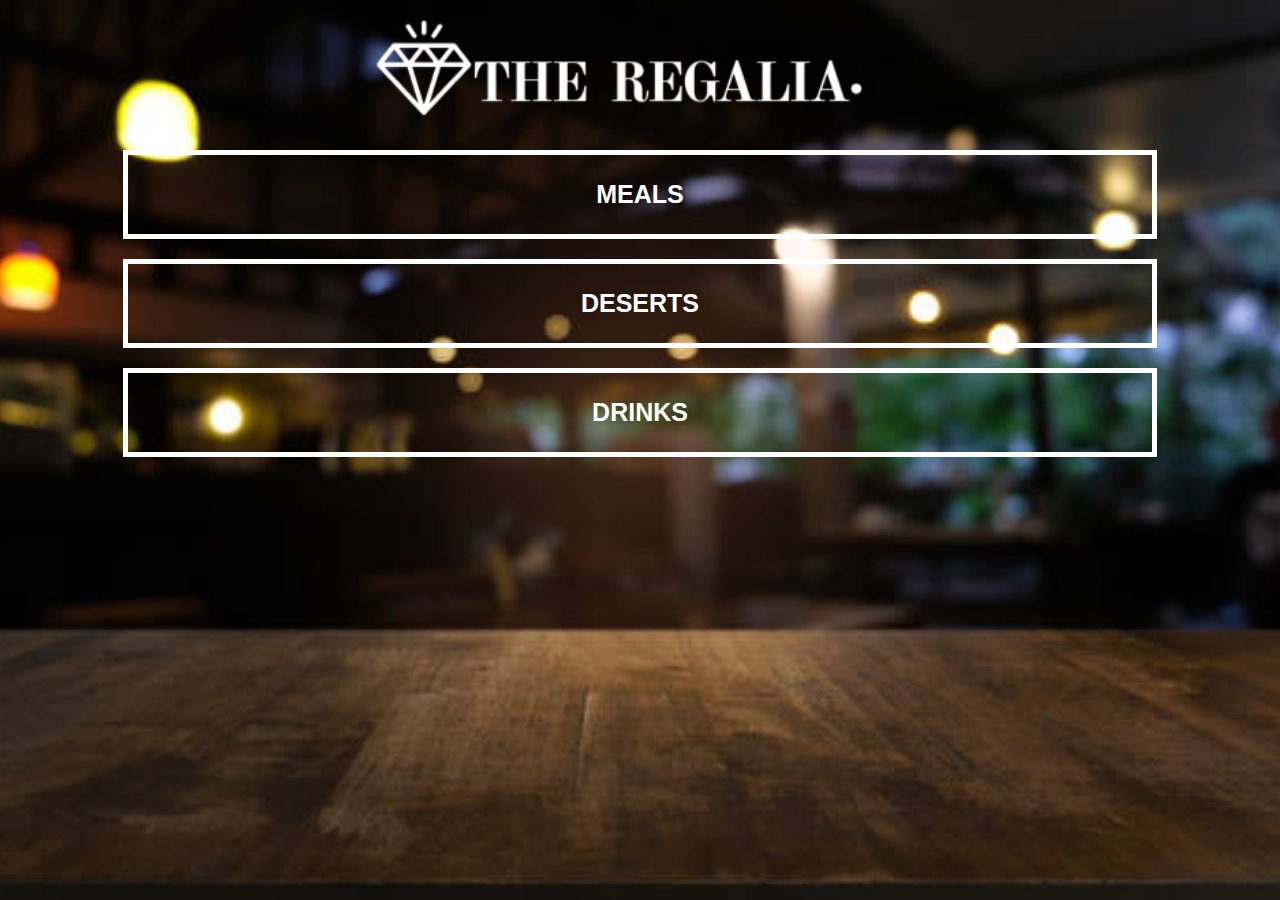
<file: index.html>
<!DOCTYPE HTML!>
<html>
    <head>
        <title>My Restaurant Menu App</title>
        <link rel="stylesheet" href="style.css">
        <link rel="stylesheet" href="fontAwesome/css/all.css">
    </head>
    
    <body class="body-home">
        <div id="home">
            
            <img src="images/restaurant%20logo.png" height="150" id="home-logo-text">
                
        <div class="home-menu">
            <a href="meals.html" class="home-menu-item">
              <p>Meals</p>
            </a>
            
            <a href="deserts.html" class="home-menu-item">
              <p>Deserts</p>
            </a>
            
            <a href="drinks.html" class="home-menu-item">
              <p>Drinks</p>
            </a>
        </div>
        </div>
    </body>
</html>
</file>
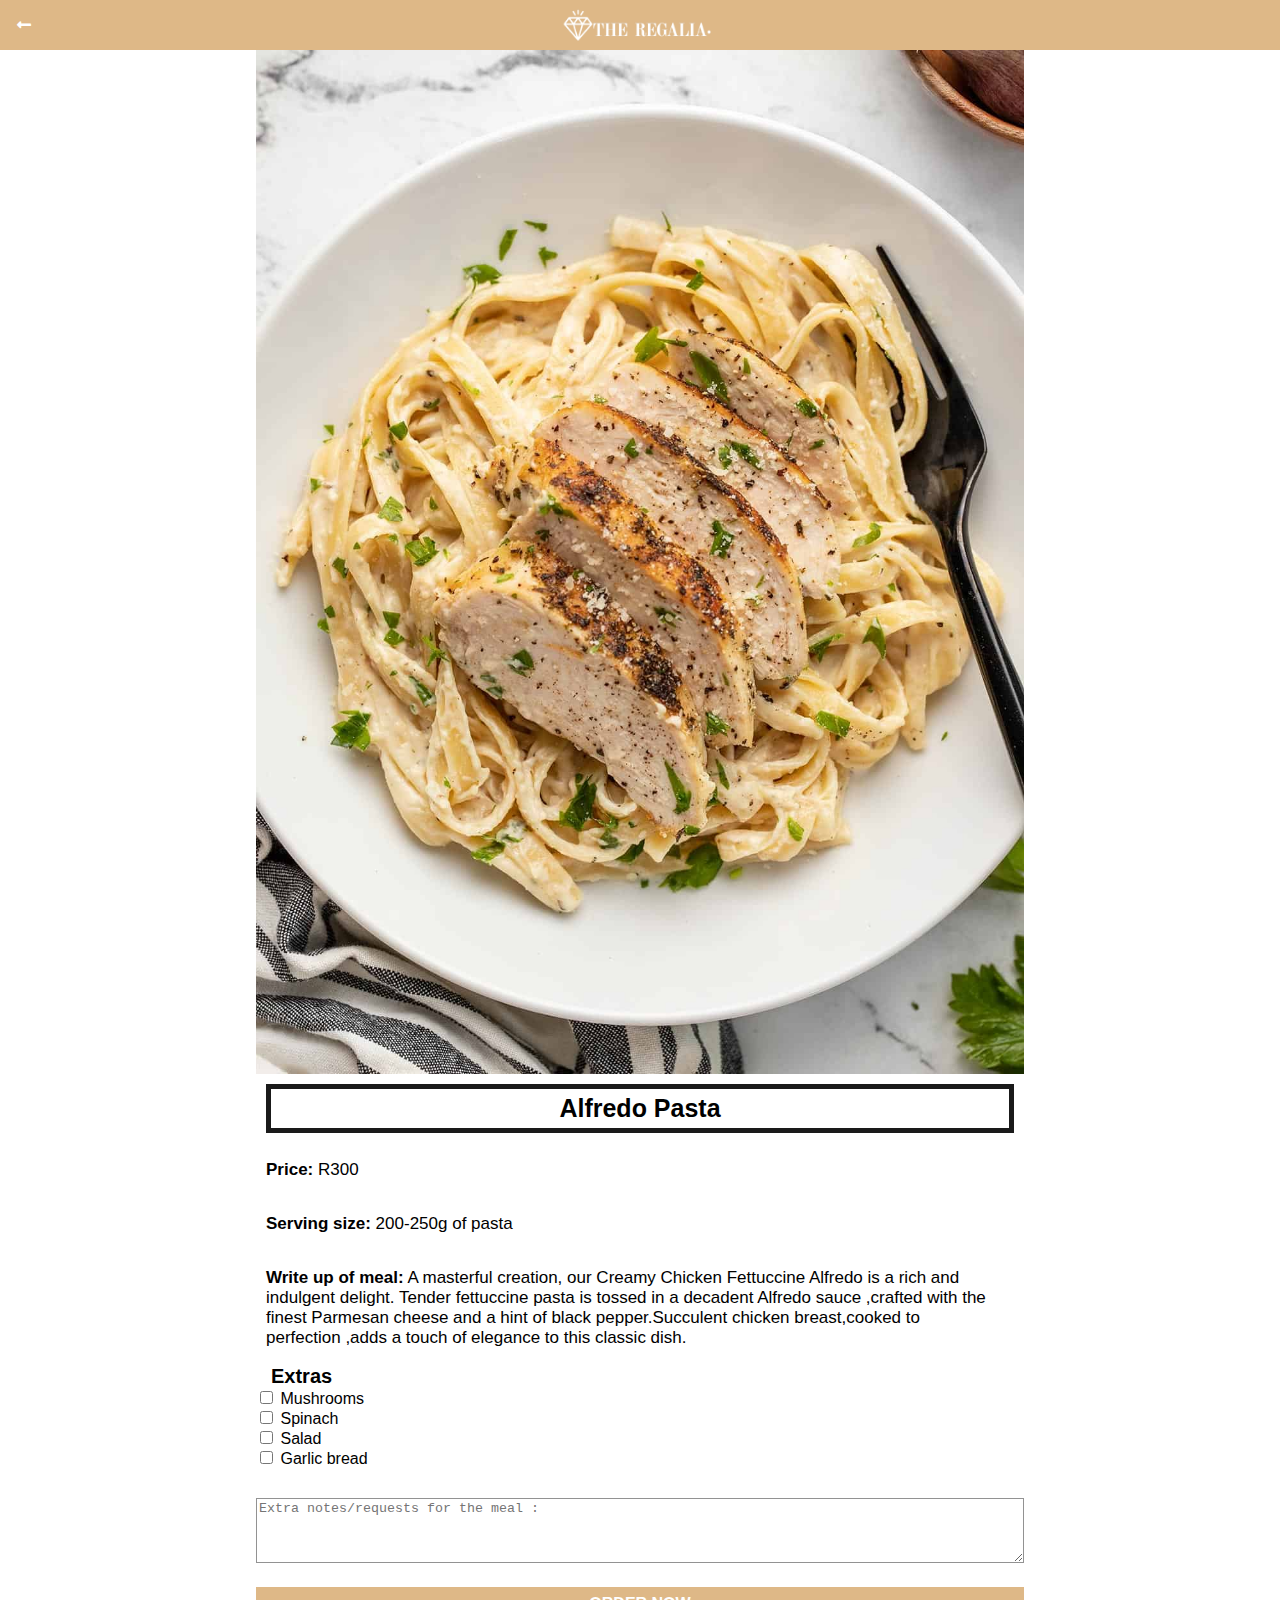
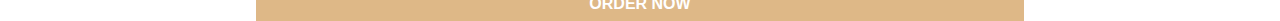
<file: alfredo pasta.html>
<!DOCTYPE HTML!>
<html>
    <head>
        <title> Restaurant menu app | Meals | Alfredo Pasta</title>
        <link rel="stylesheet" href="style.css">
        <link rel="stylesheet" href="fontAwesome/css/all.css">
    </head>
    
    <body class="body-recipes">
        
        <div class="header">
            <a href="meals.html">
                <i class="fas fa-long-arrow-alt-left"></i>
            </a>
            <img src="images/restaurant%20logo.png"style="padding-right: 25px;width: 163px;height: 49px;">
        </div>
        <div id="meals">
            
        <div class="meal-info">
            <img src="images/Chicken%20Alfredo.jpg">
            
            <h1>Alfredo Pasta</h1>
            
            <div class="meal-details-info">
                <p><b>Price: </b>R300</p>
                <br/>
                <p><b>Serving size: </b> 200-250g of pasta</p>
        
                <p><b>Write up of meal:</b> A masterful creation, our Creamy Chicken Fettuccine Alfredo is a rich and indulgent delight. Tender fettuccine pasta is tossed in a decadent Alfredo sauce ,crafted with the finest Parmesan cheese and a hint of black pepper.Succulent chicken breast,cooked to perfection ,adds a touch of elegance to this classic dish.</p>
            </div>
            
            <div class="meal-details-extras">
                <h2>Extras</h2>
                
                <input id="check-01" type="checkbox">
                <label for="check-01">Mushrooms</label>
                <br/>
                <input id="check-02" type="checkbox">
                <label for="check-02">Spinach</label>
                <br/>
                <input id="check-03" type="checkbox">
                <label for="check-03">Salad</label>
                <br/>
                <input id="check-04" type="checkbox">
                <label for="check-04">Garlic bread</label>
            </div>
             <br/>
            <textarea placeholder="Extra notes/requests for the meal :"></textarea>
            <a class="button" href="meal%20ordered.html">ORDER NOW</a>
        </div>   
        </div>
    </body>
</html>
</file>
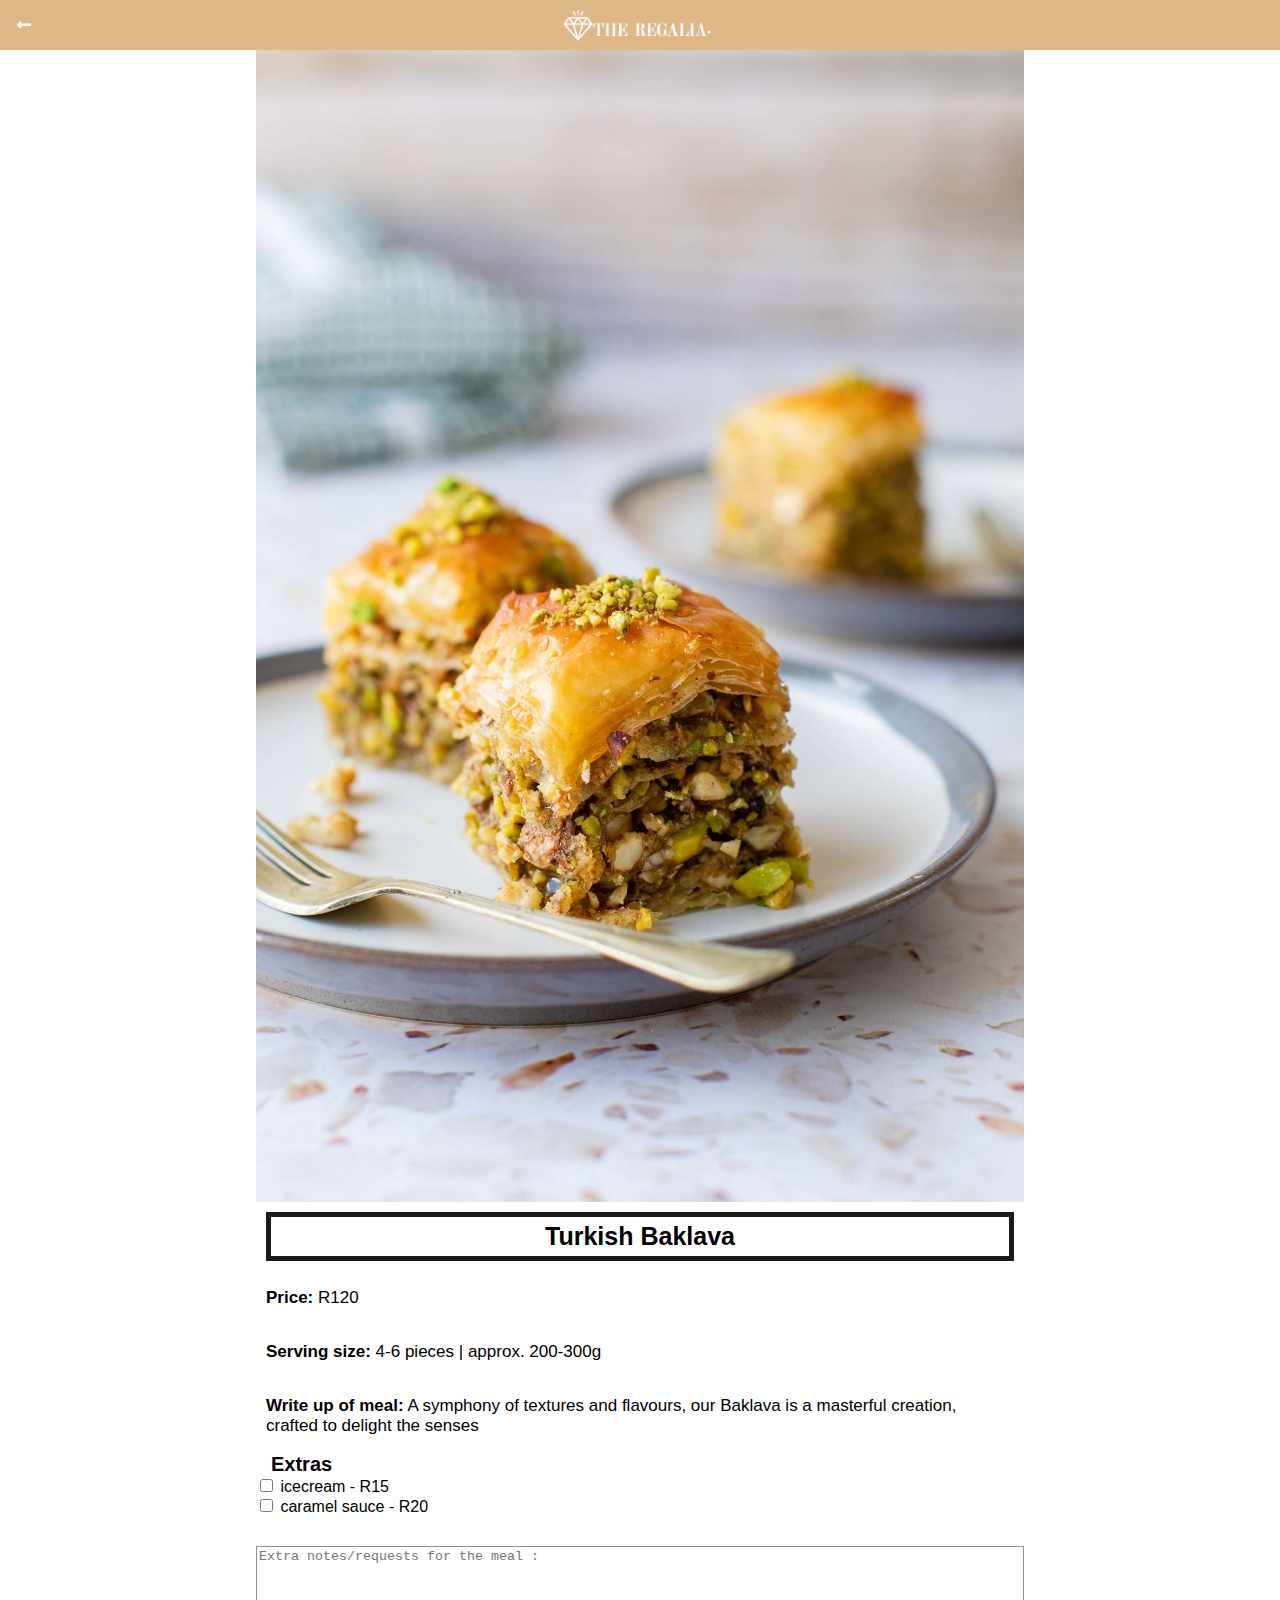
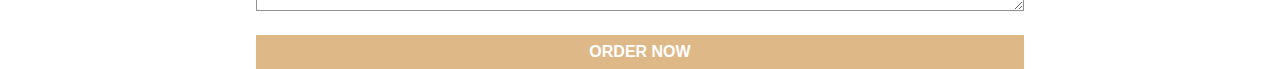
<file: baklava.html>
<!DOCTYPE HTML!>
<html>
    <head>
        <title> Restaurant menu app | Deserts | Baklava</title>
        <link rel="stylesheet" href="style.css">
        <link rel="stylesheet" href="fontAwesome/css/all.css">
    </head>
    
    <body class="body-recipes">
        
        <div class="header">
            <a href="deserts.html">
                <i class="fas fa-long-arrow-alt-left"></i>
            </a>
            <img src="images/restaurant%20logo.png"style="padding-right: 25px;width: 163px;height: 49px;">
        </div>
        <div id="meals">
            
        <div class="meal-info">
            <img src="images/Baklava.jpg">
            
            <h1>Turkish Baklava</h1>
            
            <div class="meal-details-info">
                <p><b>Price: </b>R120</p>
                <br/>
                <p><b>Serving size: </b> 4-6 pieces | approx. 200-300g </p>
                <br/>
                <p><b>Write up of meal:</b> A symphony of textures and flavours, our Baklava is a masterful creation, crafted to delight the senses</p>
            </div>
            
            <div class="meal-details-extras">
                <h2>Extras</h2>
                
                <input id="check-01" type="checkbox">
                <label for="check-01">icecream - R15</label>
                <br/>
                <input id="check-02" type="checkbox">
                <label for="check-02">caramel sauce - R20</label>
            </div>
             <br/>
            <textarea placeholder="Extra notes/requests for the meal :"></textarea>
            <a class="button" href="meal%20ordered.html">ORDER NOW</a>
        </div>   
        </div>
    </body>
</html>
</file>
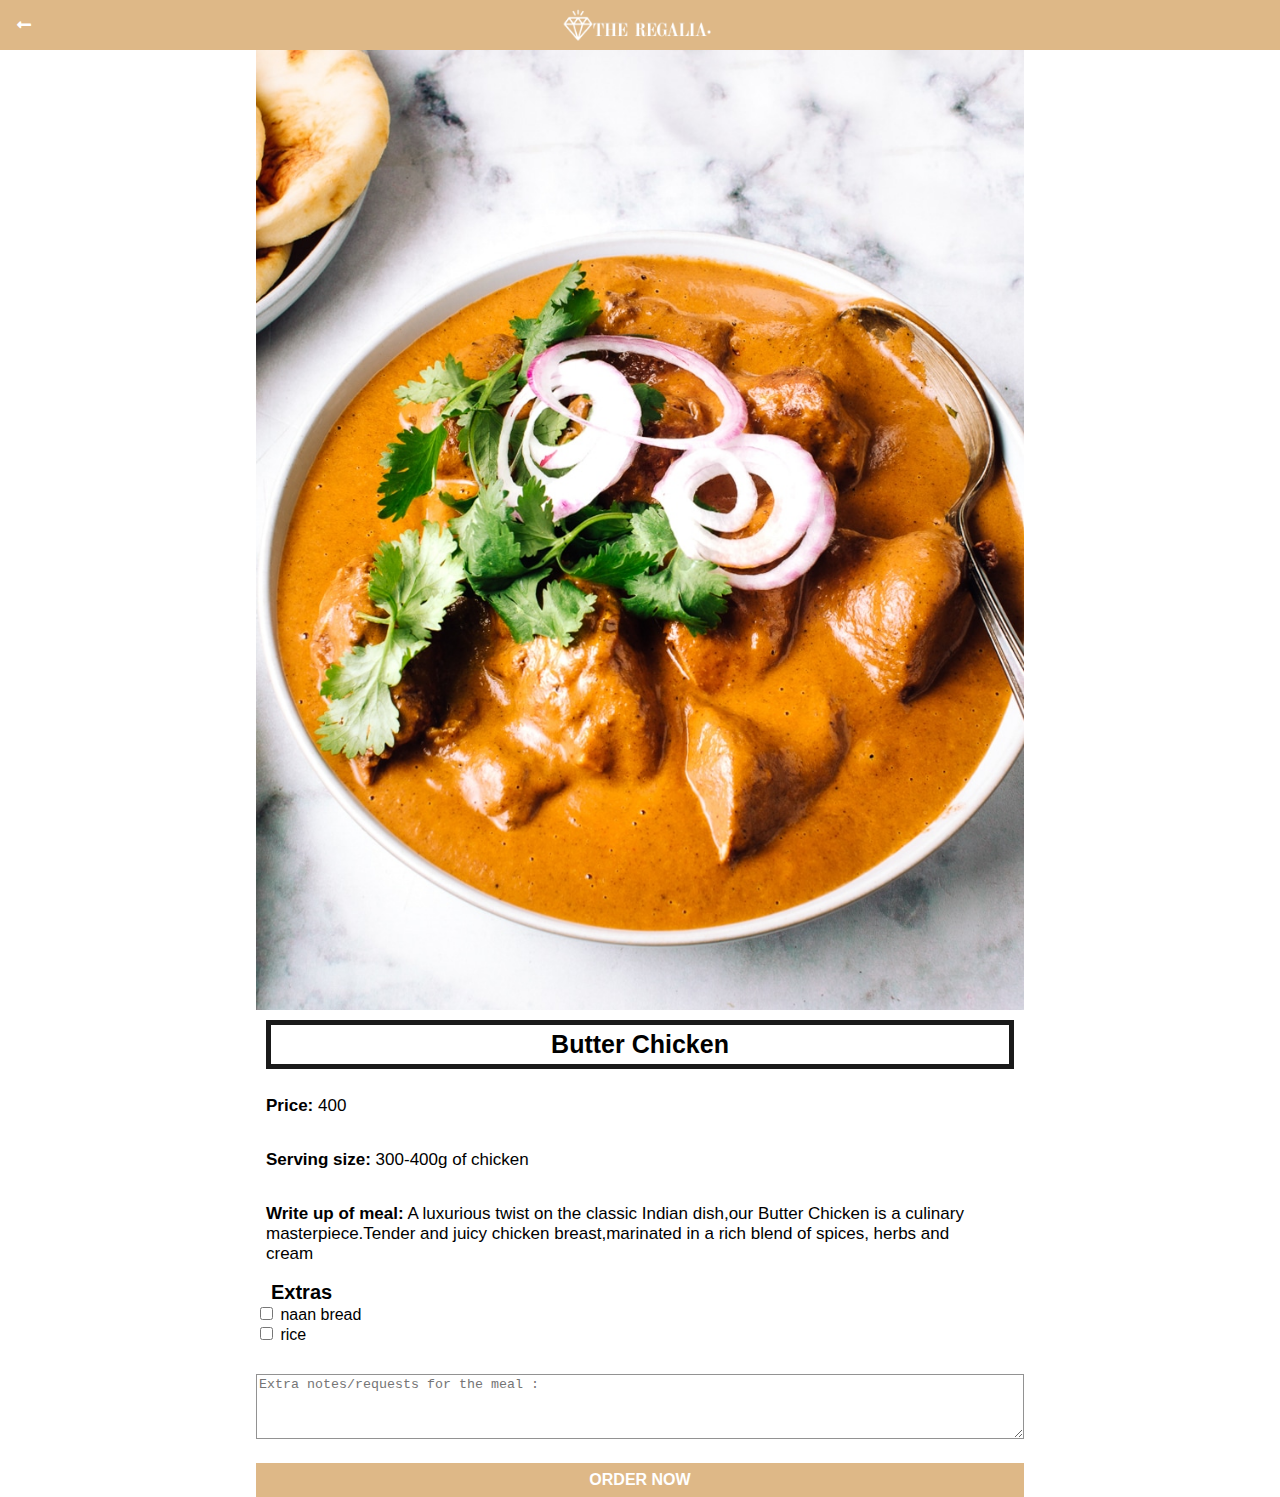
<file: butter chicken.html>
<!DOCTYPE HTML!>
<html>
    <head>
        <title> Restaurant menu app | Meals | Butter Chicken</title>
        <link rel="stylesheet" href="style.css">
        <link rel="stylesheet" href="fontAwesome/css/all.css">
    </head>
    
    <body class="body-recipes">
        
        <div class="header">
            <a href="meals.html">
                <i class="fas fa-long-arrow-alt-left"></i>
            </a>
            <img src="images/restaurant%20logo.png"style="padding-right: 25px;width: 163px;height: 49px;">
        </div>
        <div id="meals">
            
        <div class="meal-info">
            <img src="images/butter%20chicken.jpg">
            
            <h1>Butter Chicken</h1>
            
            <div class="meal-details-info">
                <p><b>Price: </b>400</p>
                <br/>
                <p><b>Serving size: </b> 300-400g of chicken</p>
                <br/>
                <p><b>Write up of meal:</b> A luxurious twist on the classic Indian dish,our Butter Chicken is a culinary masterpiece.Tender and juicy chicken breast,marinated in a rich blend of spices, herbs and cream </p>
            </div>
            
            <div class="meal-details-extras">
                <h2>Extras</h2>
                
                <input id="check-01" type="checkbox">
                <label for="check-01">naan bread</label>
                <br/>
                <input id="check-02" type="checkbox">
                <label for="check-02">rice</label>
            </div>
             <br/>
            <textarea placeholder="Extra notes/requests for the meal :"></textarea>
            <a class="button" href="meal%20ordered.html">ORDER NOW</a>
        </div>   
        </div>
    </body>
</html>
</file>
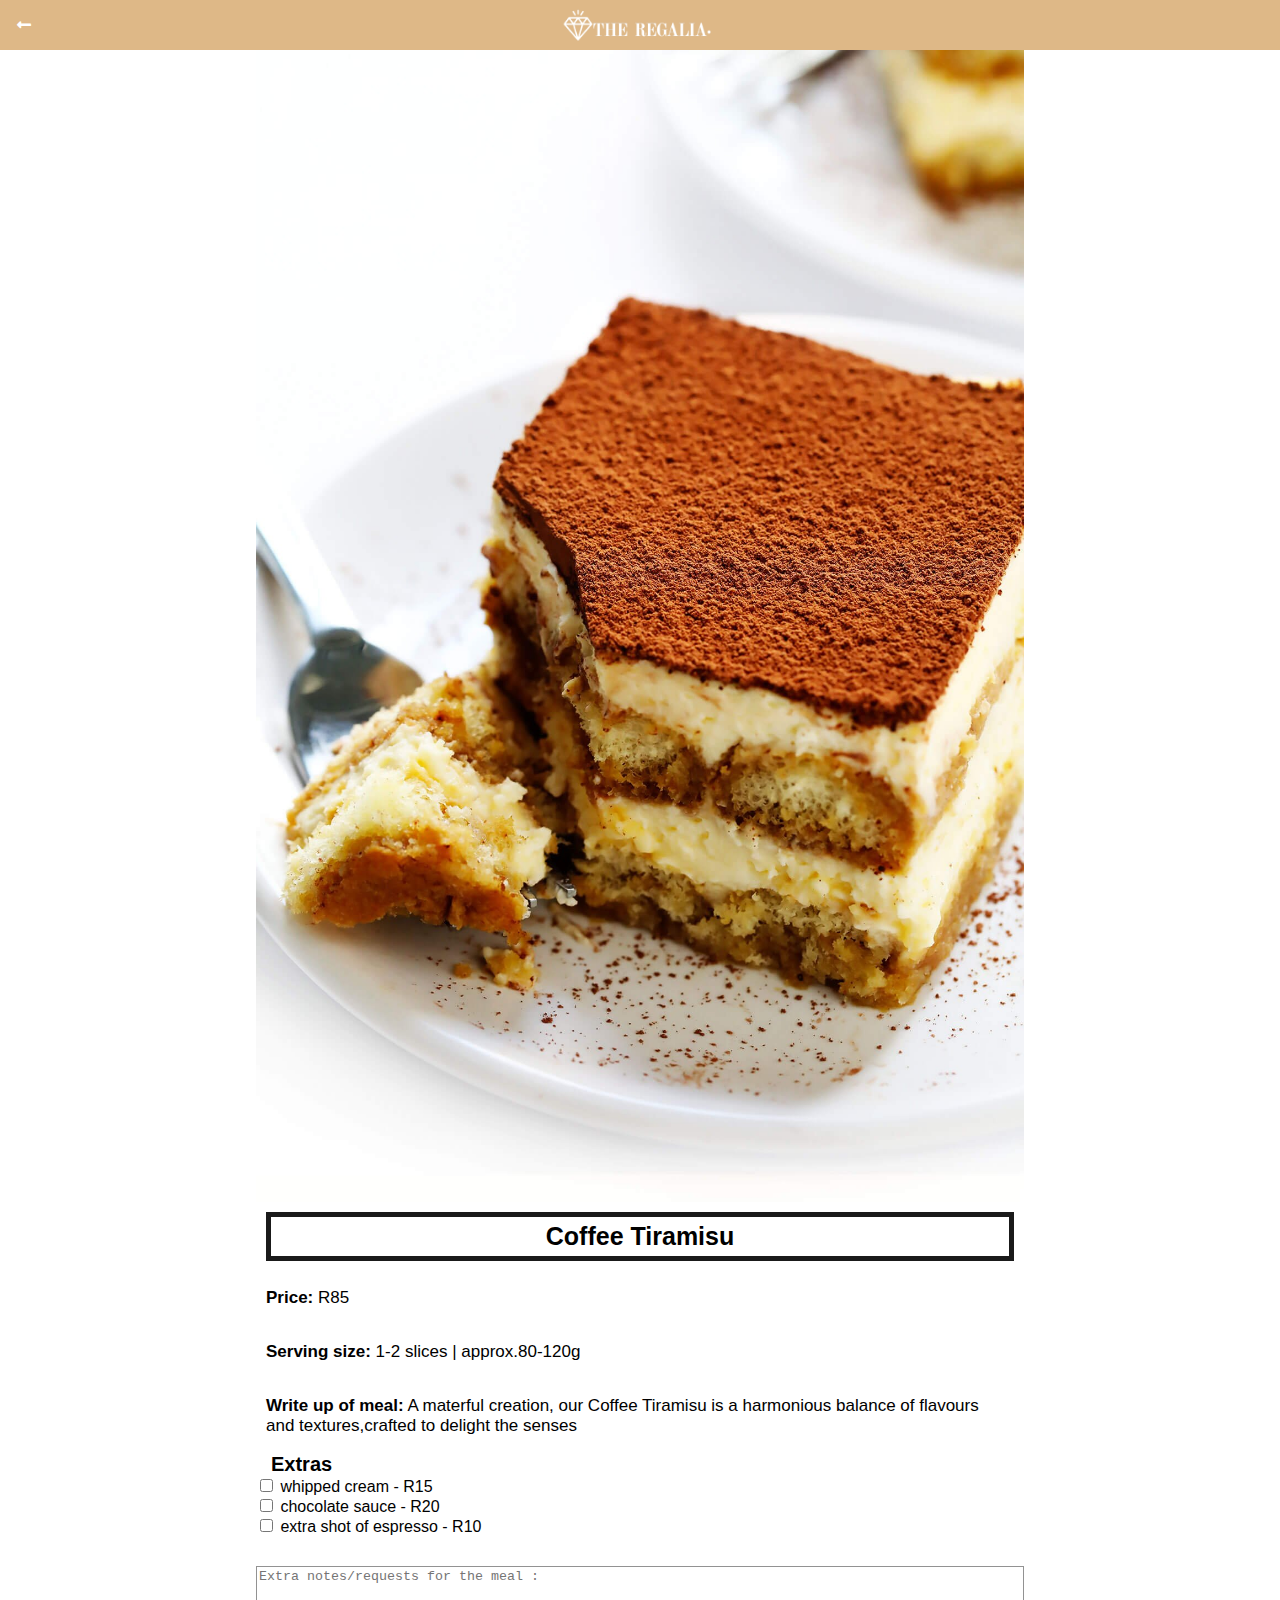
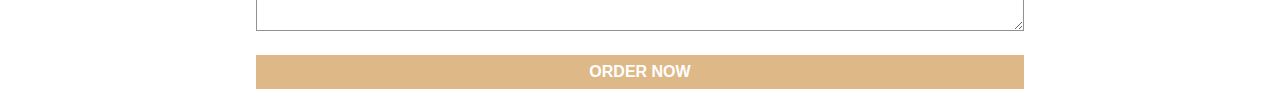
<file: coffee tiramisu.html>
<!DOCTYPE HTML!>
<html>
    <head>
        <title> Restaurant menu app | Deserts | Coffee Tiramisu</title>
        <link rel="stylesheet" href="style.css">
        <link rel="stylesheet" href="fontAwesome/css/all.css">
    </head>
    
    <body class="body-recipes">
        
        <div class="header">
            <a href="deserts.html">
                <i class="fas fa-long-arrow-alt-left"></i>
            </a>
            <img src="images/restaurant%20logo.png"style="padding-right: 25px;width: 163px;height: 49px;">
        </div>
        <div id="meals">
            
        <div class="meal-info">
            <img src="images/Tiramisu.jpg">
            
            <h1>Coffee Tiramisu</h1>
            
            <div class="meal-details-info">
                <p><b>Price: </b>R85</p>
                <br/>
                <p><b>Serving size: </b> 1-2 slices | approx.80-120g </p>
                <br/>
                <p><b>Write up of meal:</b> A materful creation, our Coffee Tiramisu is a harmonious balance of flavours and textures,crafted to delight the senses</p>
            </div>
            
            <div class="meal-details-extras">
                <h2>Extras</h2>
                
                <input id="check-01" type="checkbox">
                <label for="check-01">whipped cream - R15</label>
                <br/>
                <input id="check-02" type="checkbox">
                <label for="check-02">chocolate sauce - R20</label>
                <br/>
                <input id="check-03" type="checkbox">
                <label for="check-03">extra shot of espresso - R10</label>
            </div>
             <br/>
            <textarea placeholder="Extra notes/requests for the meal :"></textarea>
            <a class="button" href="meal%20ordered.html">ORDER NOW</a>
        </div>   
        </div>
    </body>
</html>
</file>
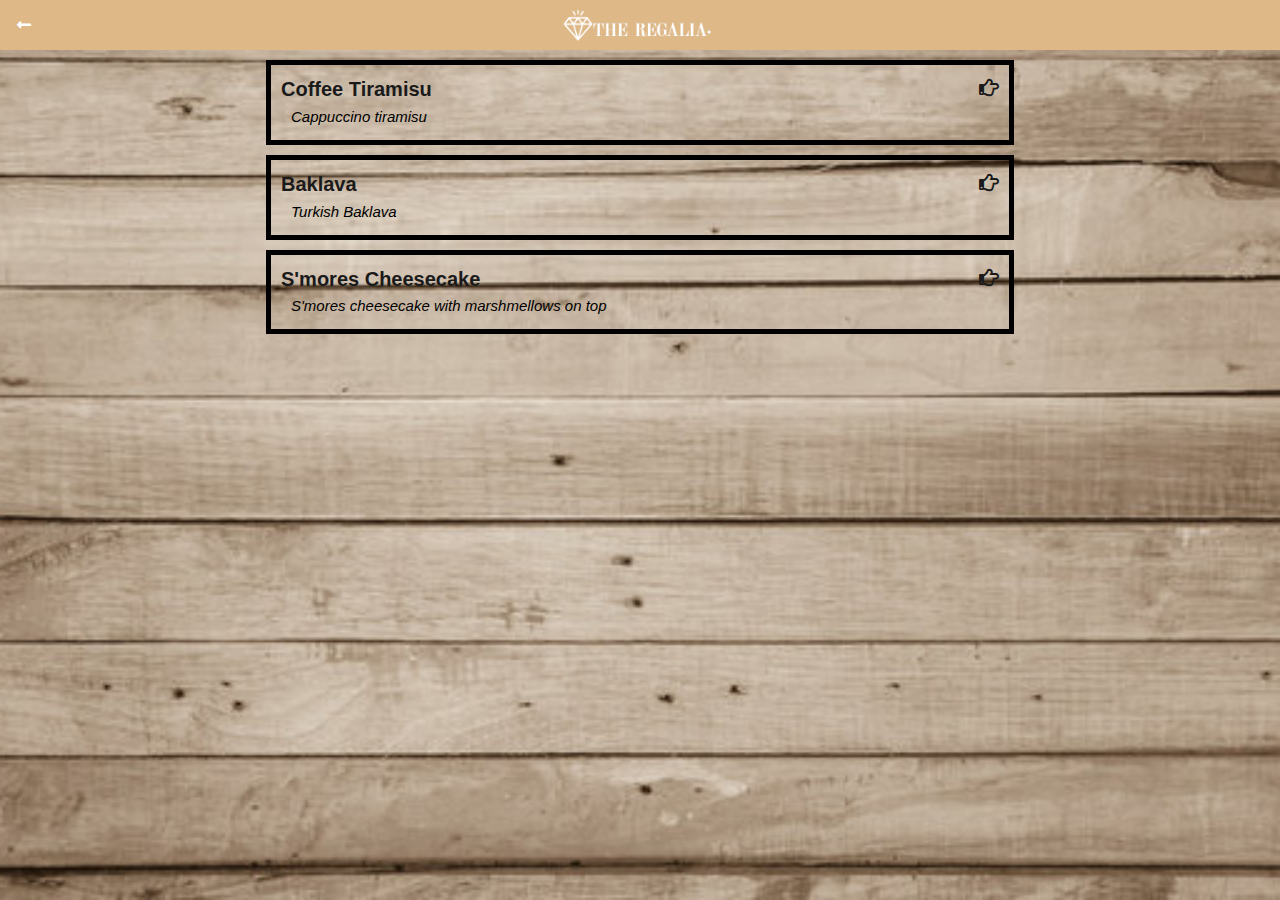
<file: deserts.html>
<!DOCTYPE HTML!>
<html>
    <head>
        <title>My Recipe Book | Deserts</title>
        <link rel="stylesheet" href="style.css">
        <link rel="stylesheet" href="fontAwesome/css/all.css">
    </head>
    
    <body class="body-meals">
        
        <div class="header">
            <a href="index.html">
                <i class="fas fa-long-arrow-alt-left"></i>
            </a>
            <img src="images/restaurant%20logo.png"style="padding-right: 25px;width: 163px;height: 49px;">
        </div>
        <div id="meals">
            
            <div class="meals-list">
                
                <a href="coffee%20tiramisu.html">
                   <div class="meals-list-item">
                        <h1>Coffee Tiramisu<i class="far fa-hand-point-right"></i></h1>
                       
                        <p>Cappuccino tiramisu</p>
                    </div></a>
                     
                      
                <div class="meals-list">
                
                <a href="baklava.html">
                   <div class="meals-list-item">
                        <h1>Baklava<i class="far fa-hand-point-right"></i></h1>
                       
                        <p>Turkish Baklava</p>
                    </div></a>
                    
                    <div class="meals-list">
                
                <a href="s'mores%20cheesecake.html">
                   <div class="meals-list-item">
                        <h1>S'mores Cheesecake<i class="far fa-hand-point-right"></i></h1>
                       
                        <p>S'mores cheesecake with marshmellows on top</p>
                    </div></a>
                </div>
            </div>
        </div>
        </div>
    </body>
</html>
</file>
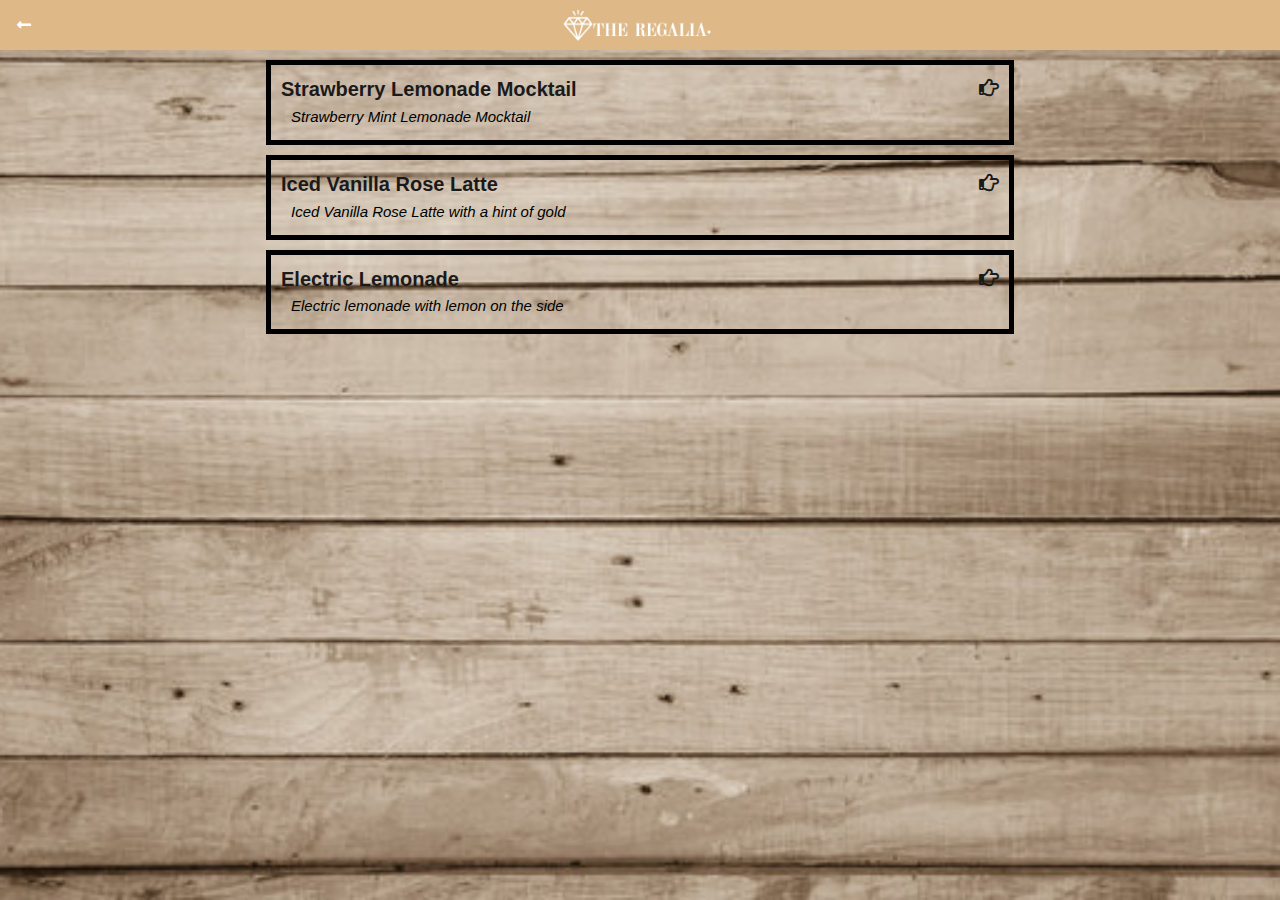
<file: drinks.html>
<!DOCTYPE HTML!>
<html>
    <head>
        <title>My Recipe Book | Drinks</title>
        <link rel="stylesheet" href="style.css">
        <link rel="stylesheet" href="fontAwesome/css/all.css">
    </head>
    
    <body class="body-meals">
        
        <div class="header">
            <a href="index.html">
                <i class="fas fa-long-arrow-alt-left"></i>
            </a>
            <img src="images/restaurant%20logo.png"style="padding-right: 25px;width: 163px;height: 49px;">
        </div>
        <div id="meals">
            
            <div class="meals-list">
                
                <a href="strawberry%20lemonade.html">
                   <div class="meals-list-item">
                        <h1>Strawberry Lemonade Mocktail<i class="far fa-hand-point-right"></i></h1>
                       
                        <p>Strawberry Mint Lemonade Mocktail</p>
                    </div></a>
                     
                      
                <div class="meals-list">
                
                <a href="vanilla%20rose%20latte.html">
                   <div class="meals-list-item">
                        <h1>Iced Vanilla Rose Latte<i class="far fa-hand-point-right"></i></h1>
                       
                        <p>Iced Vanilla Rose Latte with a hint of gold</p>
                    </div></a>
                    
                    <div class="meals-list">
                
                <a href="electric%20lemonade.html">
                   <div class="meals-list-item">
                        <h1>Electric Lemonade<i class="far fa-hand-point-right"></i></h1>
                       
                        <p>Electric lemonade with lemon on the side</p>
                    </div></a>
                </div>
            </div>
        </div>
        </div>
    </body>
</html>
</file>
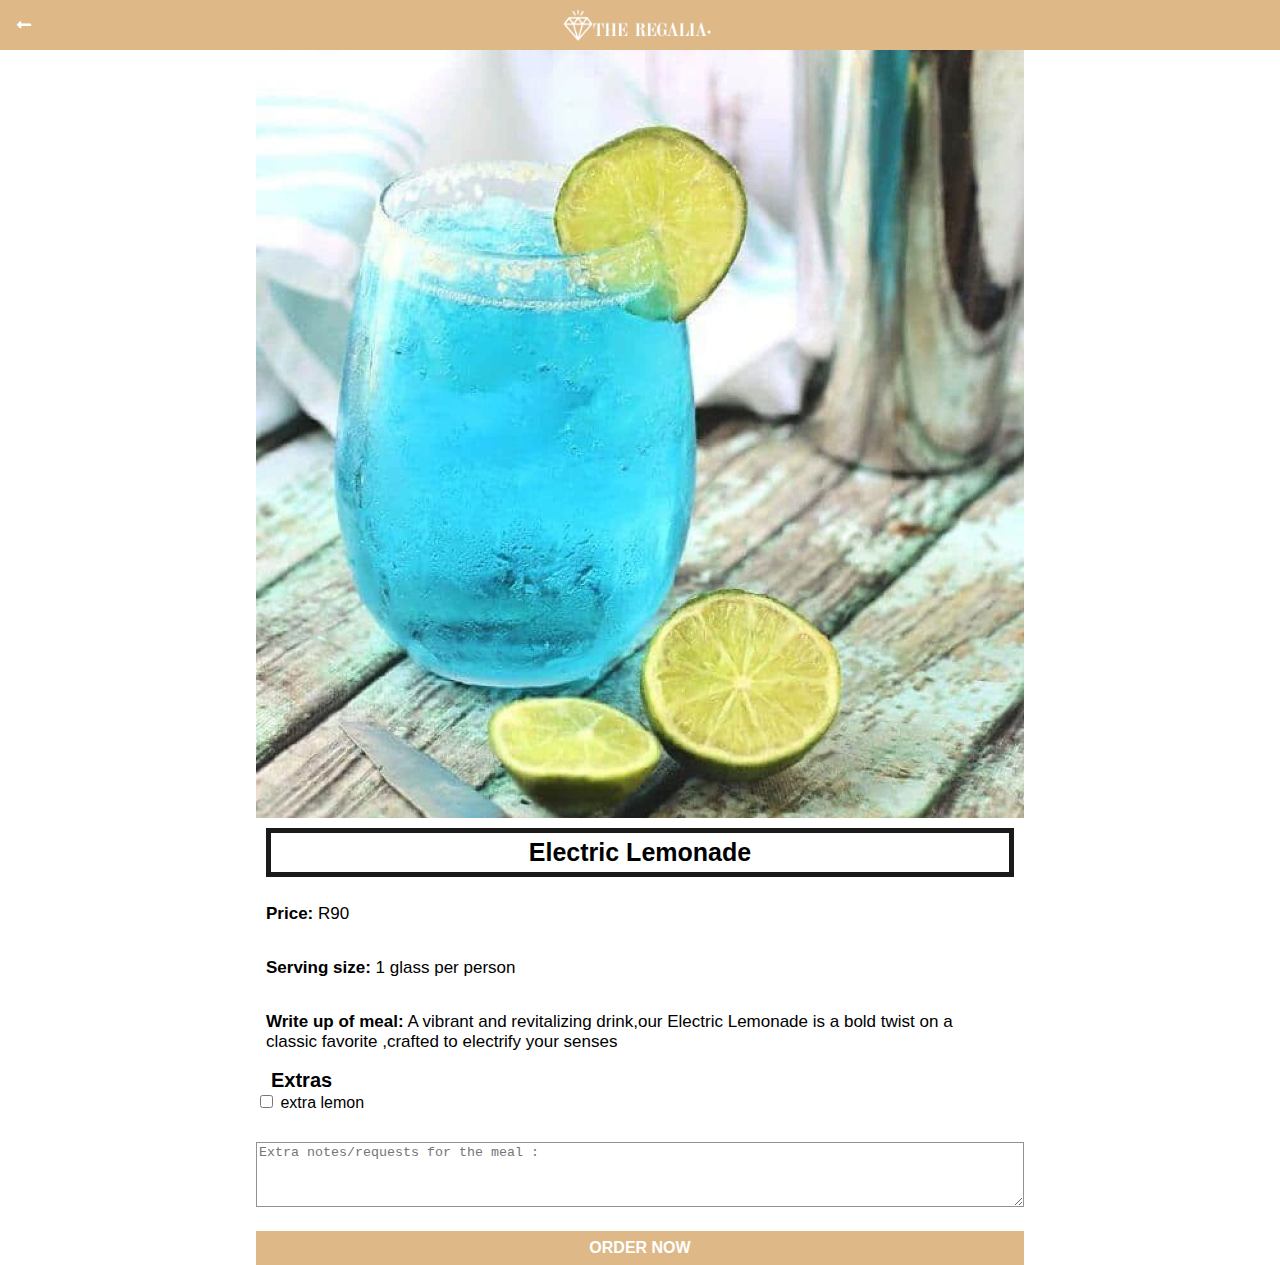
<file: electric lemonade.html>
<!DOCTYPE HTML!>
<html>
    <head>
        <title> Restaurant menu app | Drinks | Electric Lemonade </title>
        <link rel="stylesheet" href="style.css">
        <link rel="stylesheet" href="fontAwesome/css/all.css">
    </head>
    
    <body class="body-recipes">
        
        <div class="header">
            <a href="drinks.html">
                <i class="fas fa-long-arrow-alt-left"></i>
            </a>
            <img src="images/restaurant%20logo.png"style="padding-right: 25px;width: 163px;height: 49px;">
        </div>
        <div id="meals">
            
        <div class="meal-info">
            <img src="images/Electric%20Lemonade.jpg">
            
            <h1>Electric Lemonade</h1>
            
            <div class="meal-details-info">
                <p><b>Price: </b>R90</p>
                <br/>
                <p><b>Serving size: </b> 1 glass per person </p>
                <br/>
                <p><b>Write up of meal:</b> A vibrant and revitalizing drink,our Electric Lemonade is a bold twist on a classic favorite ,crafted  to electrify your senses </p>
            </div>
            
            <div class="meal-details-extras">
                <h2>Extras</h2>
                
                <input id="check-01" type="checkbox">
                <label for="check-01">extra lemon</label>

            </div>
             <br/>
            <textarea placeholder="Extra notes/requests for the meal :"></textarea>
            <a class="button" href="meal%20ordered.html">ORDER NOW</a>
        </div>   
        </div>
    </body>
</html>
</file>
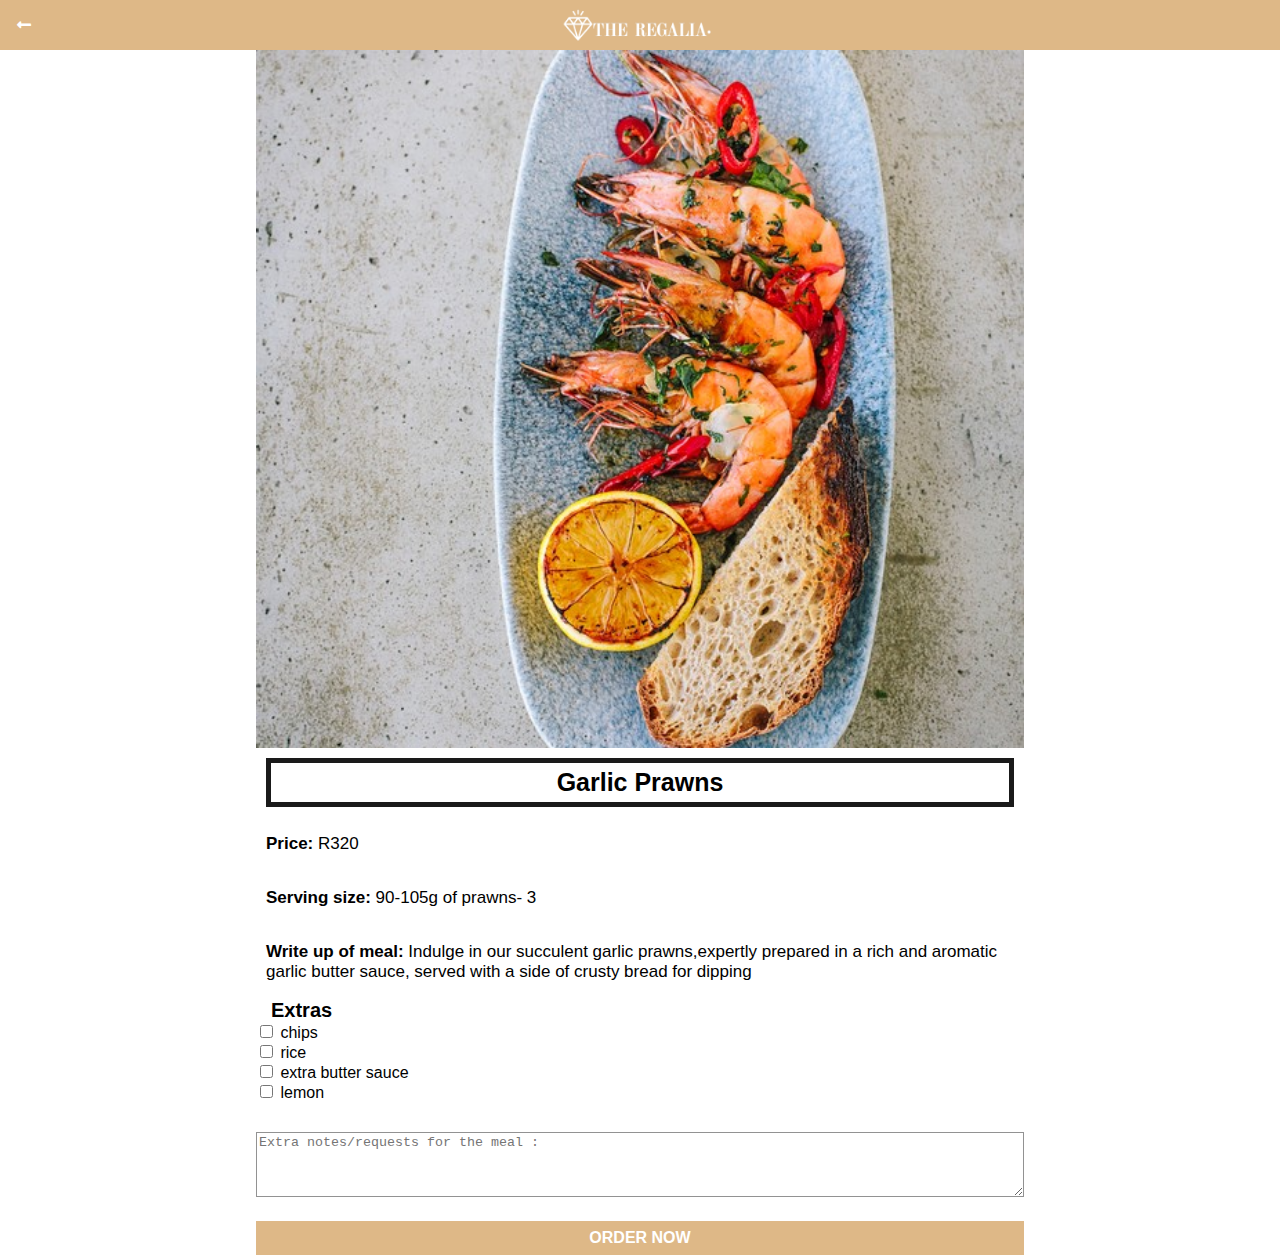
<file: garlic prawns.html>
<!DOCTYPE HTML!>
<html>
    <head>
        <title> Restaurant menu app | Meals | Garlic Prawns</title>
        <link rel="stylesheet" href="style.css">
        <link rel="stylesheet" href="fontAwesome/css/all.css">
    </head>
    
    <body class="body-recipes">
        
        <div class="header">
            <a href="meals.html">
                <i class="fas fa-long-arrow-alt-left"></i>
            </a>
            <img src="images/restaurant%20logo.png"style="padding-right: 25px;width: 163px;height: 49px;">
        </div>
        <div id="meals">
            
        <div class="meal-info">
            <img src="images/garlic%20prawns.jpg">
            
            <h1>Garlic Prawns</h1>
            
            <div class="meal-details-info">
                <p><b>Price: </b>R320</p>
                <br/>
                <p><b>Serving size: </b> 90-105g of prawns- 3</p>
                <br/>
                <p><b>Write up of meal:</b> Indulge in our succulent garlic prawns,expertly prepared in a rich and aromatic garlic butter sauce, served with a side of crusty bread for dipping</p>
            </div>
            
            <div class="meal-details-extras">
                <h2>Extras</h2>
                
                <input id="check-01" type="checkbox">
                <label for="check-01">chips</label>
                <br/>
                <input id="check-02" type="checkbox">
                <label for="check-02">rice</label>
                <br/>
                <input id="check-03" type="checkbox">
                <label for="check-03">extra butter sauce</label>
                <br/>
                <input id="check-04" type="checkbox">
                <label for="check-04">lemon</label>
            </div>
             <br/>
            <textarea placeholder="Extra notes/requests for the meal :"></textarea>
            <a class="button" href="meal%20ordered.html">ORDER NOW</a>
        </div>   
        </div>
    </body>
</html>
</file>
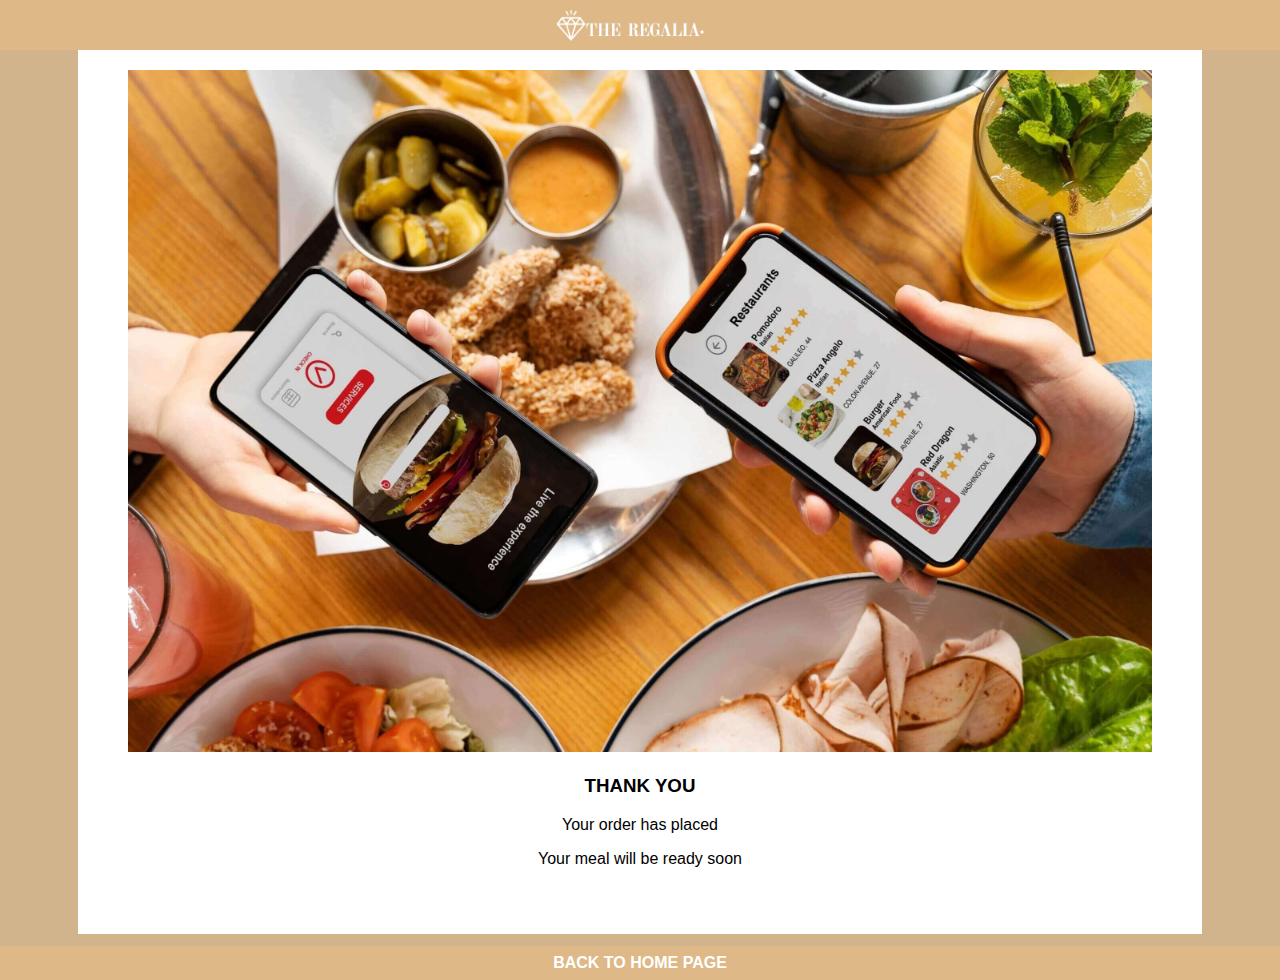
<file: meal ordered.html>
<!DOCTYPE html>
<html>
      <head>
            <link rel="stylesheet" href="style.css">
      </head>
      <body>
          <body style="background-color: tan"/>

          <div class="header">
            <a href="meals.html">
                <i class="fas fa-long-arrow-alt-left"></i>
            </a>
            <img src="images/restaurant%20logo.png"style="padding-right: 25px;width: 163px;height: 49px;">
          </div>   
          <div id="main">
            <div id="content">
              <div id="info-box-full">
                <img src="images/food%20ordered.jpg" width="100%"/>
                  <center><h3>THANK YOU</h3>
               <p>Your order has placed</p>
                      <p>Your meal will be ready soon</p></center>
              </div>
            </div>
          </div>
              <a class="button" href="index.html">BACK TO HOME PAGE</a>
      </body>
</html>
</file>
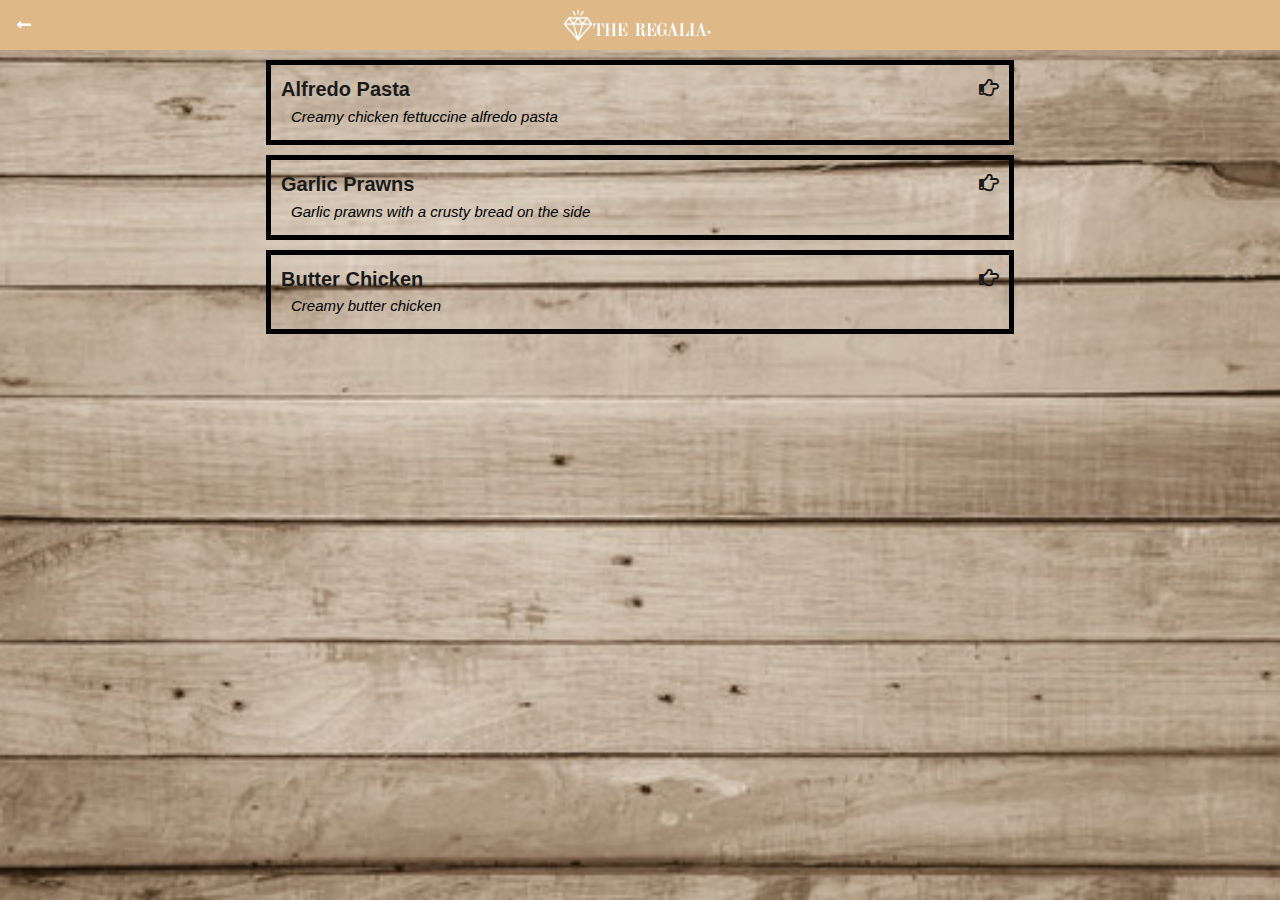
<file: meals.html>
<!DOCTYPE HTML!>
<html>
    <head>
        <title>  Restaurant menu app | Meals</title>
        <link rel="stylesheet" href="style.css">
        <link rel="stylesheet" href="fontAwesome/css/all.css">
    </head>
    
    <body class="body-meals">
        
        <div class="header">
            <a href="index.html">
                <i class="fas fa-long-arrow-alt-left"></i>
            </a>
            <img src="images/restaurant%20logo.png"style="padding-right: 25px;width: 163px;height: 49px;">
        </div>
        <div id="meals">
            
            <div class="meals-list">
                
                <a href="alfredo%20pasta.html">
                   <div class="meals-list-item">
                        <h1>Alfredo Pasta<i class="far fa-hand-point-right"></i></h1>
                       
                        <p>Creamy chicken fettuccine alfredo pasta</p>
                    </div></a>
                     
                      
                <div class="meals-list">
                
                <a href="garlic%20prawns.html">
                   <div class="meals-list-item">
                        <h1>Garlic Prawns<i class="far fa-hand-point-right"></i></h1>
                       
                        <p>Garlic prawns with a crusty bread on the side</p>
                    </div></a>
                    
                    <div class="meals-list">
                
                <a href="butter%20chicken.html">
                   <div class="meals-list-item">
                        <h1>Butter Chicken<i class="far fa-hand-point-right"></i></h1>
                       
                        <p>Creamy butter chicken</p>
                    </div></a>
                </div>
            </div>
        </div>
        </div>
    </body>
</html>
</file>
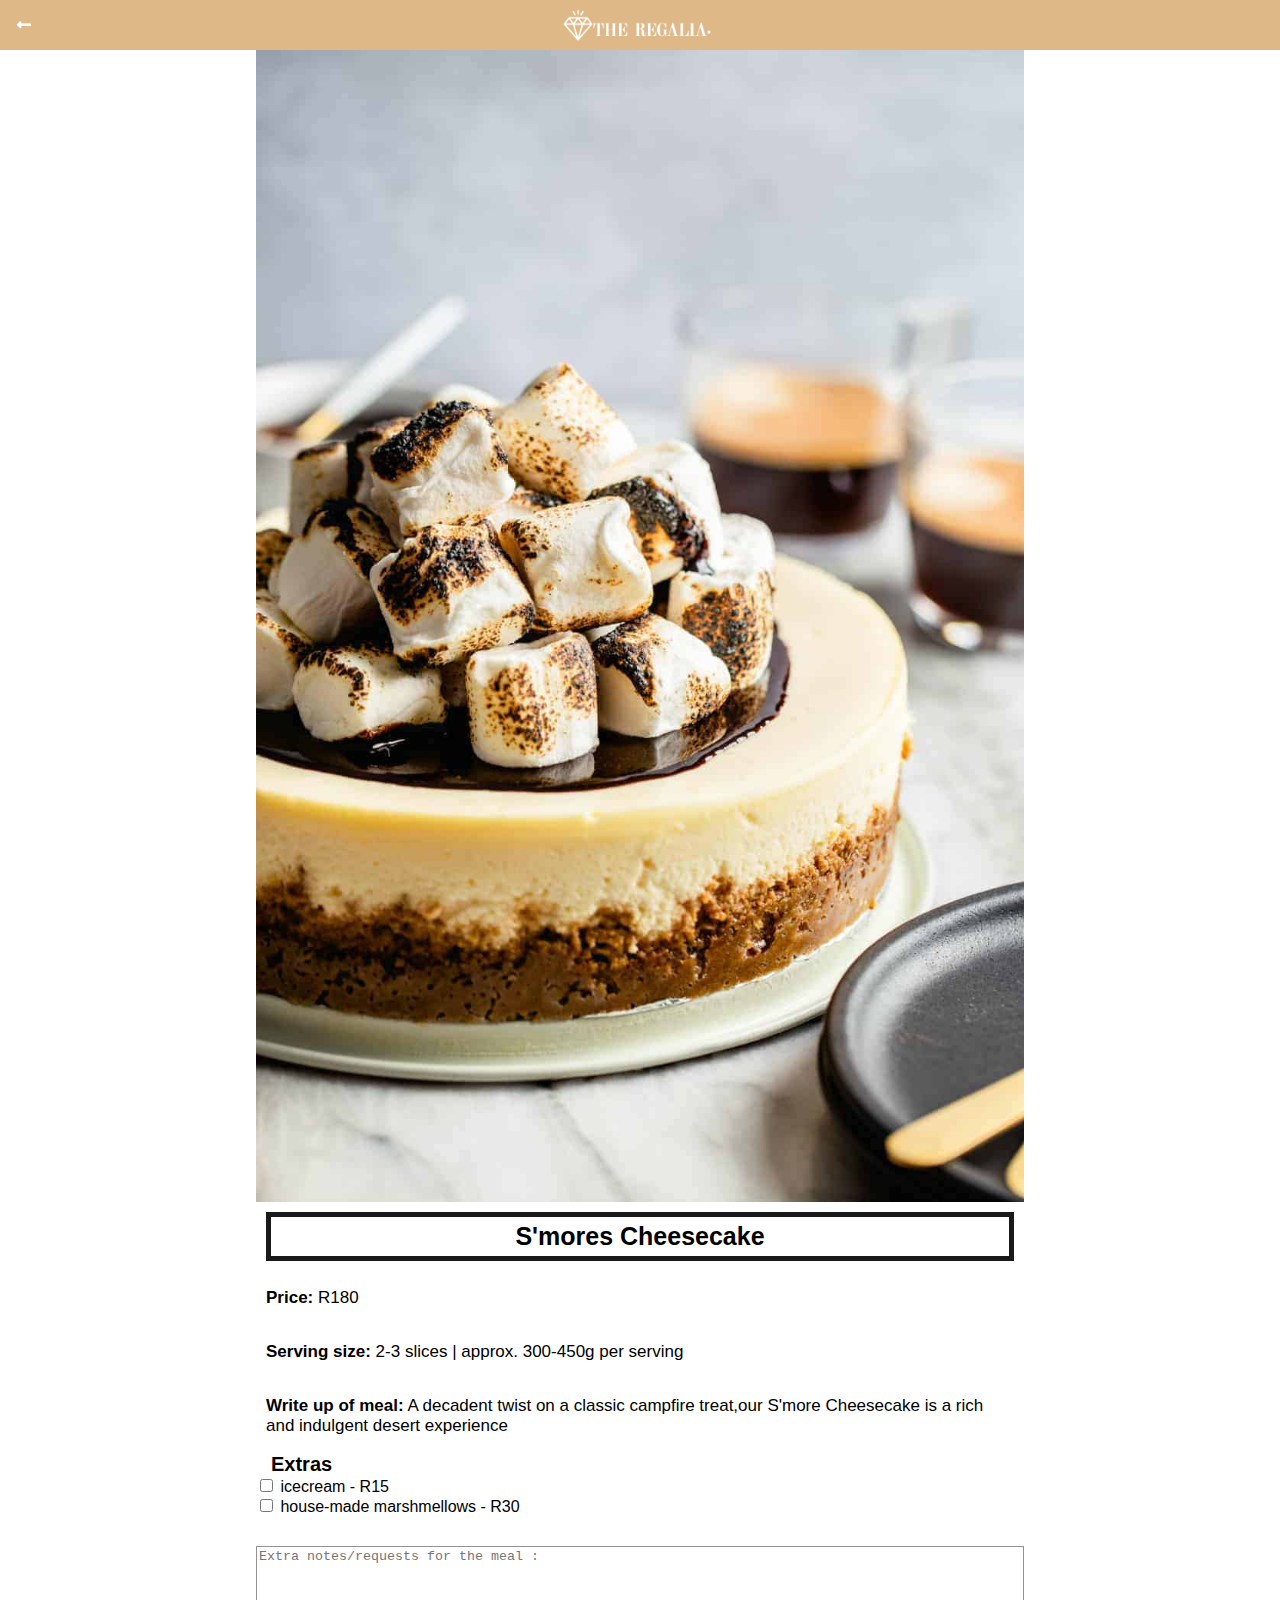
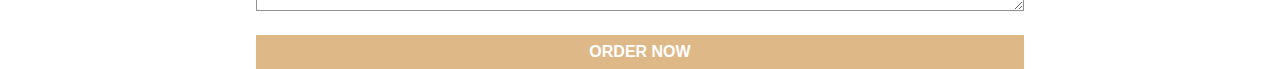
<file: s'mores cheesecake.html>
<!DOCTYPE HTML!>
<html>
    <head>
        <title> Restaurant menu app | Deserts | S'mores Cheesecake</title>
        <link rel="stylesheet" href="style.css">
        <link rel="stylesheet" href="fontAwesome/css/all.css">
    </head>
    
    <body class="body-recipes">
        
        <div class="header">
            <a href="deserts.html">
                <i class="fas fa-long-arrow-alt-left"></i>
            </a>
            <img src="images/restaurant%20logo.png"style="padding-right: 25px;width: 163px;height: 49px;">
        </div>
        <div id="meals">
            
        <div class="meal-info">
            <img src="images/Smores%20Cheesecake.jpg">
            
            <h1>S'mores Cheesecake</h1>
            
            <div class="meal-details-info">
                <p><b>Price: </b>R180</p>
                <br/>
                <p><b>Serving size: </b> 2-3 slices | approx. 300-450g per serving </p>
                <br/>
                <p><b>Write up of meal:</b> A decadent twist on a classic campfire treat,our S'more Cheesecake is a rich and indulgent desert experience</p>
            </div>
            
            <div class="meal-details-extras">
                <h2>Extras</h2>
                
                <input id="check-01" type="checkbox">
                <label for="check-01">icecream - R15</label>
                <br/>
                <input id="check-02" type="checkbox">
                <label for="check-02">house-made marshmellows - R30</label>
            </div>
             <br/>
            <textarea placeholder="Extra notes/requests for the meal :"></textarea>
            <a class="button" href="meal%20ordered.html">ORDER NOW</a>
        </div>   
        </div>
    </body>
</html>
</file>
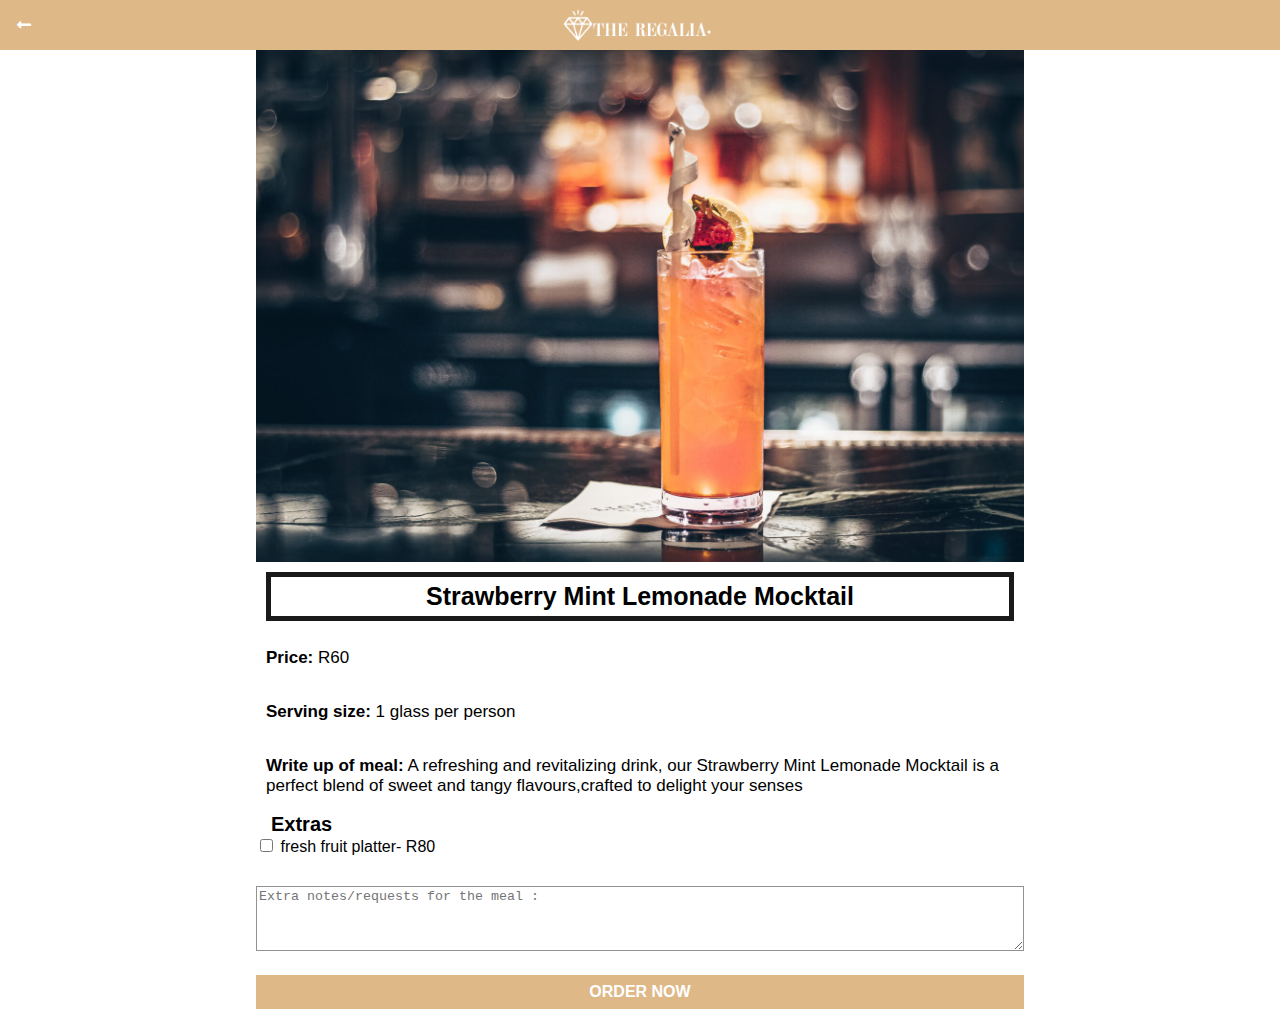
<file: strawberry lemonade.html>
<!DOCTYPE HTML!>
<html>
    <head>
        <title> Restaurant menu app | Drinks | Strawberry Lemonade </title>
        <link rel="stylesheet" href="style.css">
        <link rel="stylesheet" href="fontAwesome/css/all.css">
    </head>
    
    <body class="body-recipes">
        
        <div class="header">
            <a href="drinks.html">
                <i class="fas fa-long-arrow-alt-left"></i>
            </a>
            <img src="images/restaurant%20logo.png"style="padding-right: 25px;width: 163px;height: 49px;">
        </div>
        <div id="meals">
            
        <div class="meal-info">
            <img src="images/Strawberry%20Lemonade.jpg">
            
            <h1>Strawberry Mint Lemonade Mocktail</h1>
            
            <div class="meal-details-info">
                <p><b>Price: </b>R60</p>
                <br/>
                <p><b>Serving size: </b> 1 glass per person </p>
                <br/>
                <p><b>Write up of meal:</b> A refreshing and revitalizing drink, our Strawberry Mint Lemonade Mocktail is a perfect blend of sweet and tangy flavours,crafted to delight your senses </p>
            </div>
            
            <div class="meal-details-extras">
                <h2>Extras</h2>
                
                <input id="check-01" type="checkbox">
                <label for="check-01">fresh fruit platter- R80</label>

            </div>
             <br/>
            <textarea placeholder="Extra notes/requests for the meal :"></textarea>
            <a class="button" href="meal%20ordered.html">ORDER NOW</a>
        </div>   
        </div>
    </body>
</html>
</file>
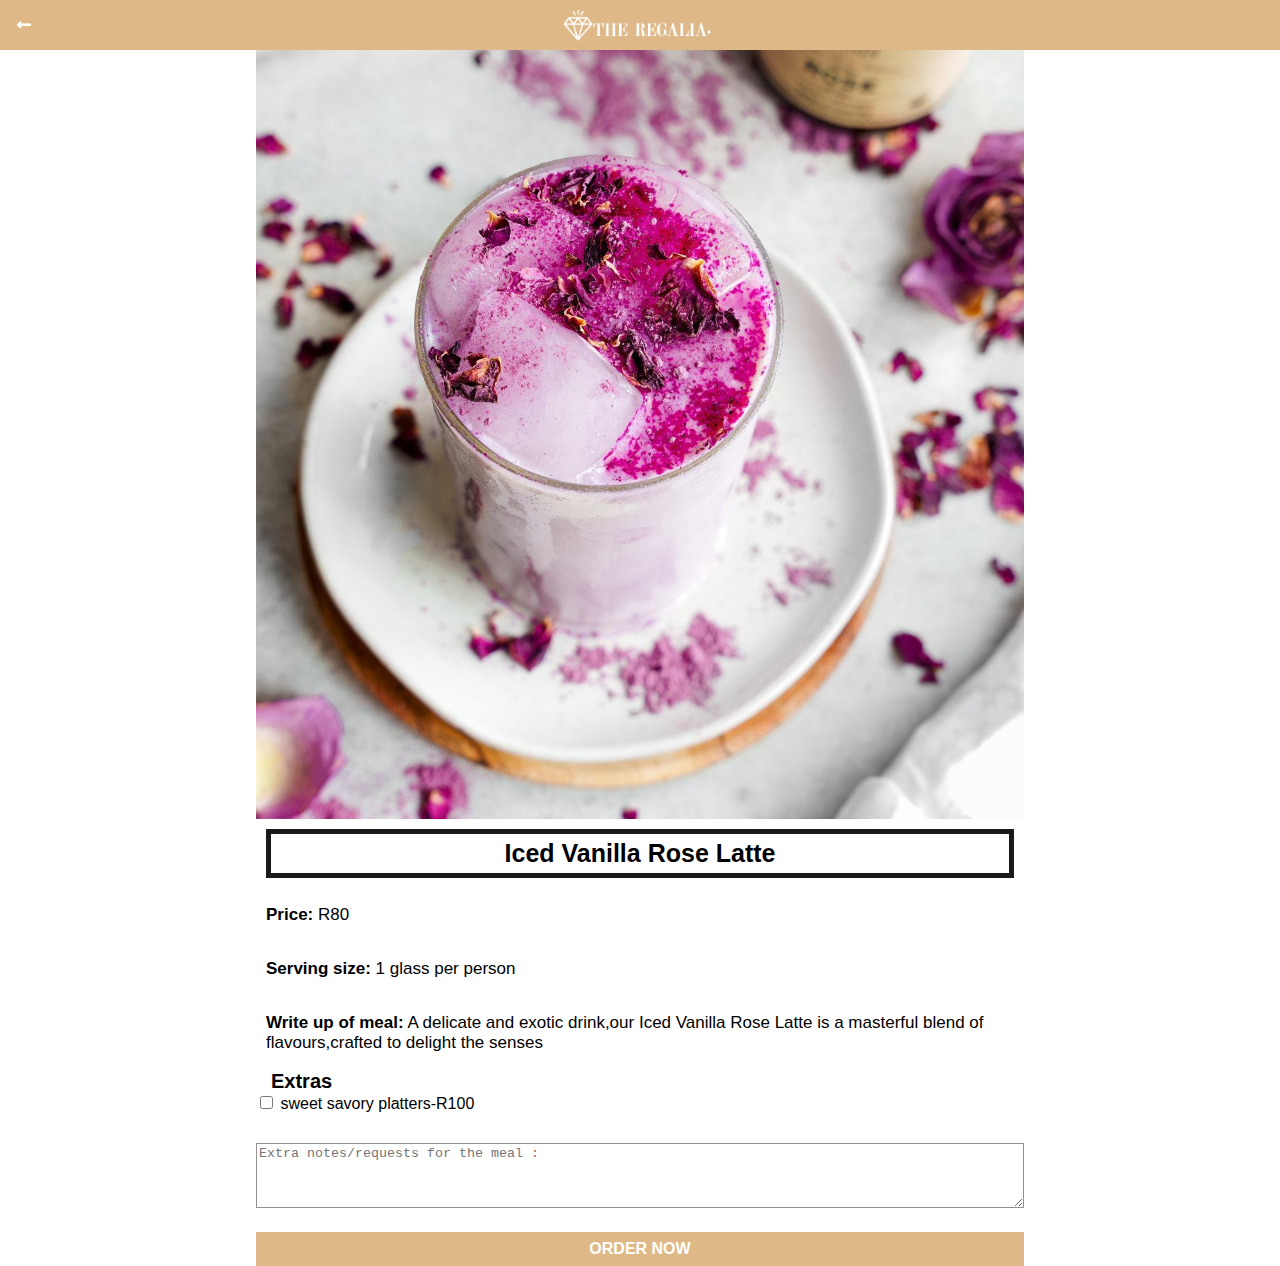
<file: vanilla rose latte.html>
<!DOCTYPE HTML!>
<html>
    <head>
        <title> Restaurant menu app | Drinks | Iced Vanilla Rose Latte </title>
        <link rel="stylesheet" href="style.css">
        <link rel="stylesheet" href="fontAwesome/css/all.css">
    </head>
    
    <body class="body-recipes">
        
        <div class="header">
            <a href="drinks.html">
                <i class="fas fa-long-arrow-alt-left"></i>
            </a>
            <img src="images/restaurant%20logo.png"style="padding-right: 25px;width: 163px;height: 49px;">
        </div>
        <div id="meals">
            
        <div class="meal-info">
            <img src="images/rose%20latte.jpg">
            
            <h1>Iced Vanilla Rose Latte</h1>
            
            <div class="meal-details-info">
                <p><b>Price: </b>R80</p>
                <br/>
                <p><b>Serving size: </b> 1 glass per person </p>
                <br/>
                <p><b>Write up of meal:</b> A delicate and exotic drink,our Iced Vanilla Rose Latte is a masterful blend of flavours,crafted  to delight the senses </p>
            </div>
            
            <div class="meal-details-extras">
                <h2>Extras</h2>
                
                <input id="check-01" type="checkbox">
                <label for="check-01">sweet savory platters-R100</label>

            </div>
             <br/>
            <textarea placeholder="Extra notes/requests for the meal :"></textarea>
            <a class="button" href="meal%20ordered.html">ORDER NOW</a>
        </div>   
        </div>
    </body>
</html>
</file>
<file: style.css>
html{
    height: 100% ;
}

body{
    font-family: sans-serif;
    
    margin: 0;
    padding: 0;
    height: 100% ;
}

.body-home{
    background-image: url(images/restaurant%20background.jpg);
    background-position: center;
    background-attachment: fixed;
    background-repeat: no-repeat;
    background-size: cover;
    text-align: center;
}

.body-meals{
    background-image: url(images/wood%20background.jpg);
    background-position: center;
    background-attachment: fixed;
    background-repeat: no-repeat;
    background-size: cover;
}

/*==========HEADER==========*/

.header{
    background-color: burlywood;
    
    width: 100%;
    height: 50px;
    top: 0;
    
    position:fixed;
    overflow: visible;
    
    text-align: center;

}

.header i{
    float: left;
    padding: 17px 0px 0px 17px;
    color: #ffffff;
}

.header img{
    
    padding-top: 3px;
}

/*===== HOME PAGE MENU=====*/

.home-menu-item{
    text-decoration: none;
    text-transform: uppercase;
    
    color:#ffffff;
    font-size: 25px;
    font-weight: bold;
    text-align:  center;
    border: 5px solid #ffffff ;
    
    display: block;
    margin: auto;
    margin-bottom: 20px;
    width: 80% ;
}

/*==========MEALS PAGE==========*/

#meals{
    padding-top: 50px;
}

/*===== MEALS PAGE MENU=====*/

.meals-list a {
    text-decoration: none;
}

.meals-list-item{
    border: 5px solid #000000;
    margin: 10px;
}

.meals-list-item h1{
    font-weight: bold;
    font-size: 20px;
    color: #1a1a1a;
    padding-left: 10px;
}

.meals-list-item i{
    float: right;
    color: #1a1a1a;
    padding-right: 10px;
}

.meals-list-item p{
    font-size: 15px;
    font-style: italic;
    color: #000000;
    margin-top: -7px;
    padding-left:20px;
}

/*===== FORM =====*/

textarea{
    width: 100%;
    height: 65px;
    margin: 12px 0;
    border: 1px solid #929292;
}

.button{
    display: block;
    width:100%;
    background-color:burlywood;
    text-decoration: none;
    text-align: center;
    color: white;
    font-size: 16px;
    font-weight: 600;
    margin: 12px 0;
    padding: 8px 0;
}

/*===== MEALS DETAILS =====*/

.meal-info img{
    width: 100%;
}

.meal-info h1{
    font-size: 25px;
    text-align: center;
    border: 5px solid #1a1a1a;
    margin: 10px;
    padding: 5px;
}

.meal-details-extras h2{
    font-size: 20px;
    text-align: left;
    margin: 0;
    margin-left: 15px;
}
.meal-details-info{
    margin-left: 10px;
    margin-right: 25px;
}

.meal-details-info p{
    font-size: 17px;
    display: inline-block;
}   
  
/*============== BOTTOM TABS=================*/

#tabs-bottom{
    position: fixed;
    bottom: 0;
    left: 0;
    z-index: 500;
    width: 100%;
    height: 40px;
    background-color:burlywood;
    font-family: sans-serif;
}

#tabs-bottom a{
    float : left;
    display : block;
    width : 50%;
    height : 35px;
    font-weight : 700;
    color: white;
    text-align:center;
    text-decoration : none;
    padding-top: none;
}      

/*============== INFO-BOX FULL =================*/

#info-box-full{
    background:rgba(255,255,255);
    width: 80%;
    display: block;
    margin:auto;
    margin-top: 20px;
    padding: 50px;
}

#info-box-full-img{
    width: 100%;
}

/*========== RESPONSIVE LAYOUT==========*/    
    
@media only screen and (min-width:600px) {
    #meals{
        width: 80%;
        margin: auto;
    }
    
    #recipe{
        width: 80%;
        margin: auto;
    }
}  

@media only screen and (min-width:1000px) {
    #meals{
        width: 60%;
        margin: auto;
    }
    
    #recipe{
        width: 60%;
        margin: auto;
    }
}
    
 @media only screen and (min-width:1500px) {
    #meals{
        width: 40%;
        margin: auto;
    }
    
    #recipe{
        width: 40%;
        margin: auto;
    }
}
       
@media only screen and (min-width:720px) {
    .body-home{
        background-image: url(images/restaurant%20background.jpg)
    }
    
    .body-meals{
        background-image: url(images/wood%20background.jpg)
    }
}
</file>
